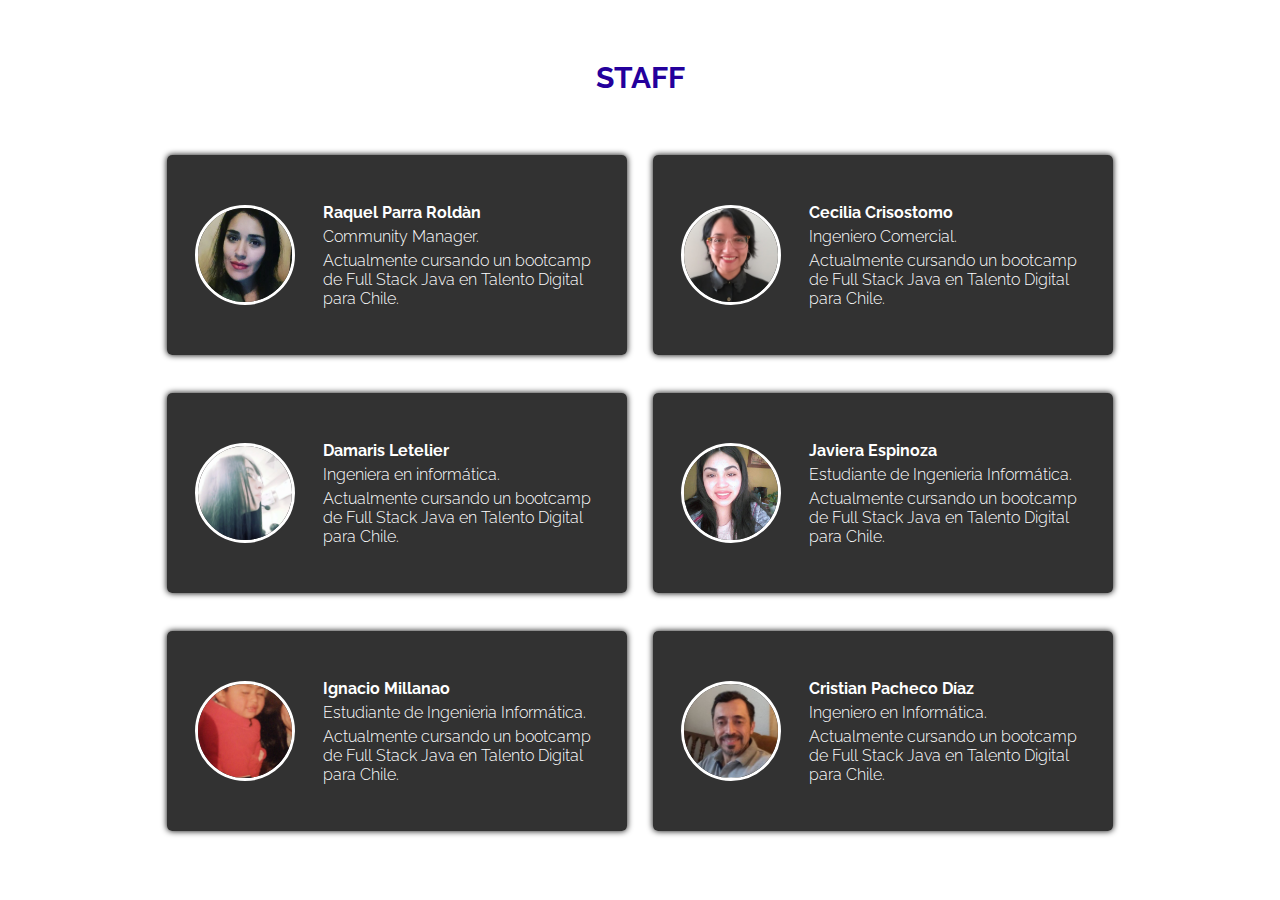
<file: paginas/equipo.html>
<!DOCTYPE html>
<html lang="es">

<head>
    <meta charset="UTF-8">
    <meta name="viewport" content="width=device-width, initial-scale=1.0">
    <meta http-equiv="X-UA-Compatible" content="ie=edge">
    <title>Digital y Marketing</title>
    <link rel="shortcut icon" href="../img/a1.png" type="image/x-icon">
    <link rel="stylesheet" href="../css/estilos.css">
    <style>
        @import url('https://fonts.googleapis.com/css2?family=Raleway&display=swap');
    </style>
    
</head>

<body>
    
    <main>
               
        <section>
            <div class="clientes contenedor">
                <h2 class="titulo">STAFF</h2>
                <div class="cards">
                    <div class="card">
                        <img src="../img/Raquel.jpg" alt="">
                        <div class="contenido-texto-cards">
                            <h4>Raquel Parra Roldàn</h4>
                            <p>Community Manager.</p>
                            <p>Actualmente cursando un bootcamp de Full Stack Java en Talento Digital para Chile.</p>
                        </div>
                    </div>
                    <div class="card">
                        <img src="../img/Ceci.jpg" alt="">
                        <div class="contenido-texto-cards">
                            <h4>Cecilia Crisostomo</h4>
                            <p>Ingeniero Comercial.</p>
                            <p>Actualmente cursando un bootcamp de Full Stack Java en Talento Digital para Chile.</p>
                        </div>
                    </div>
                </div><br><br>
                <div class="cards">
                    <div class="card">
                        <img src="../img/Damaris.jpg" alt="">
                        <div class="contenido-texto-cards">
                            <h4>Damaris Letelier</h4>
                            <p>Ingeniera en informática.</p>
                            <p>Actualmente cursando un bootcamp de Full Stack Java en Talento Digital para Chile. </p>
                       
                        </div>
                    </div>
                    <div class="card">
                        <img src="../img/Javi.jpg" alt="">
                        <div class="contenido-texto-cards">
                            <h4>Javiera Espinoza</h4>
                            <p>Estudiante de Ingenieria Informática.</p>
                            <p>Actualmente cursando un bootcamp de Full Stack Java en Talento Digital para Chile.</p>
                        </div>
                    </div>
                </div><br><br>
                <div class="cards">
                    <div class="card">
                        <img src="../img/Nacho.jpg" alt="">
                        <div class="contenido-texto-cards">
                            <h4>Ignacio Millanao</h4>
                            <p>Estudiante de Ingenieria Informática.</p>
                            <p>Actualmente cursando un bootcamp de Full Stack Java en Talento Digital para Chile.</p>
                        </div>
                    </div>
                    <div class="card">
                        <img src="../img/Cristian.jpg" alt="">
                        <div class="contenido-texto-cards">
                            <h4>Cristian Pacheco Díaz</h4>
                            <p>Ingeniero en Informática.</p>
                            <p>Actualmente cursando un bootcamp de Full Stack Java en Talento Digital para Chile. </p>
                        </div>
                    </div>
                </div>
            </div>
  
        </section>

    </main>

</body>

</html>
</file>
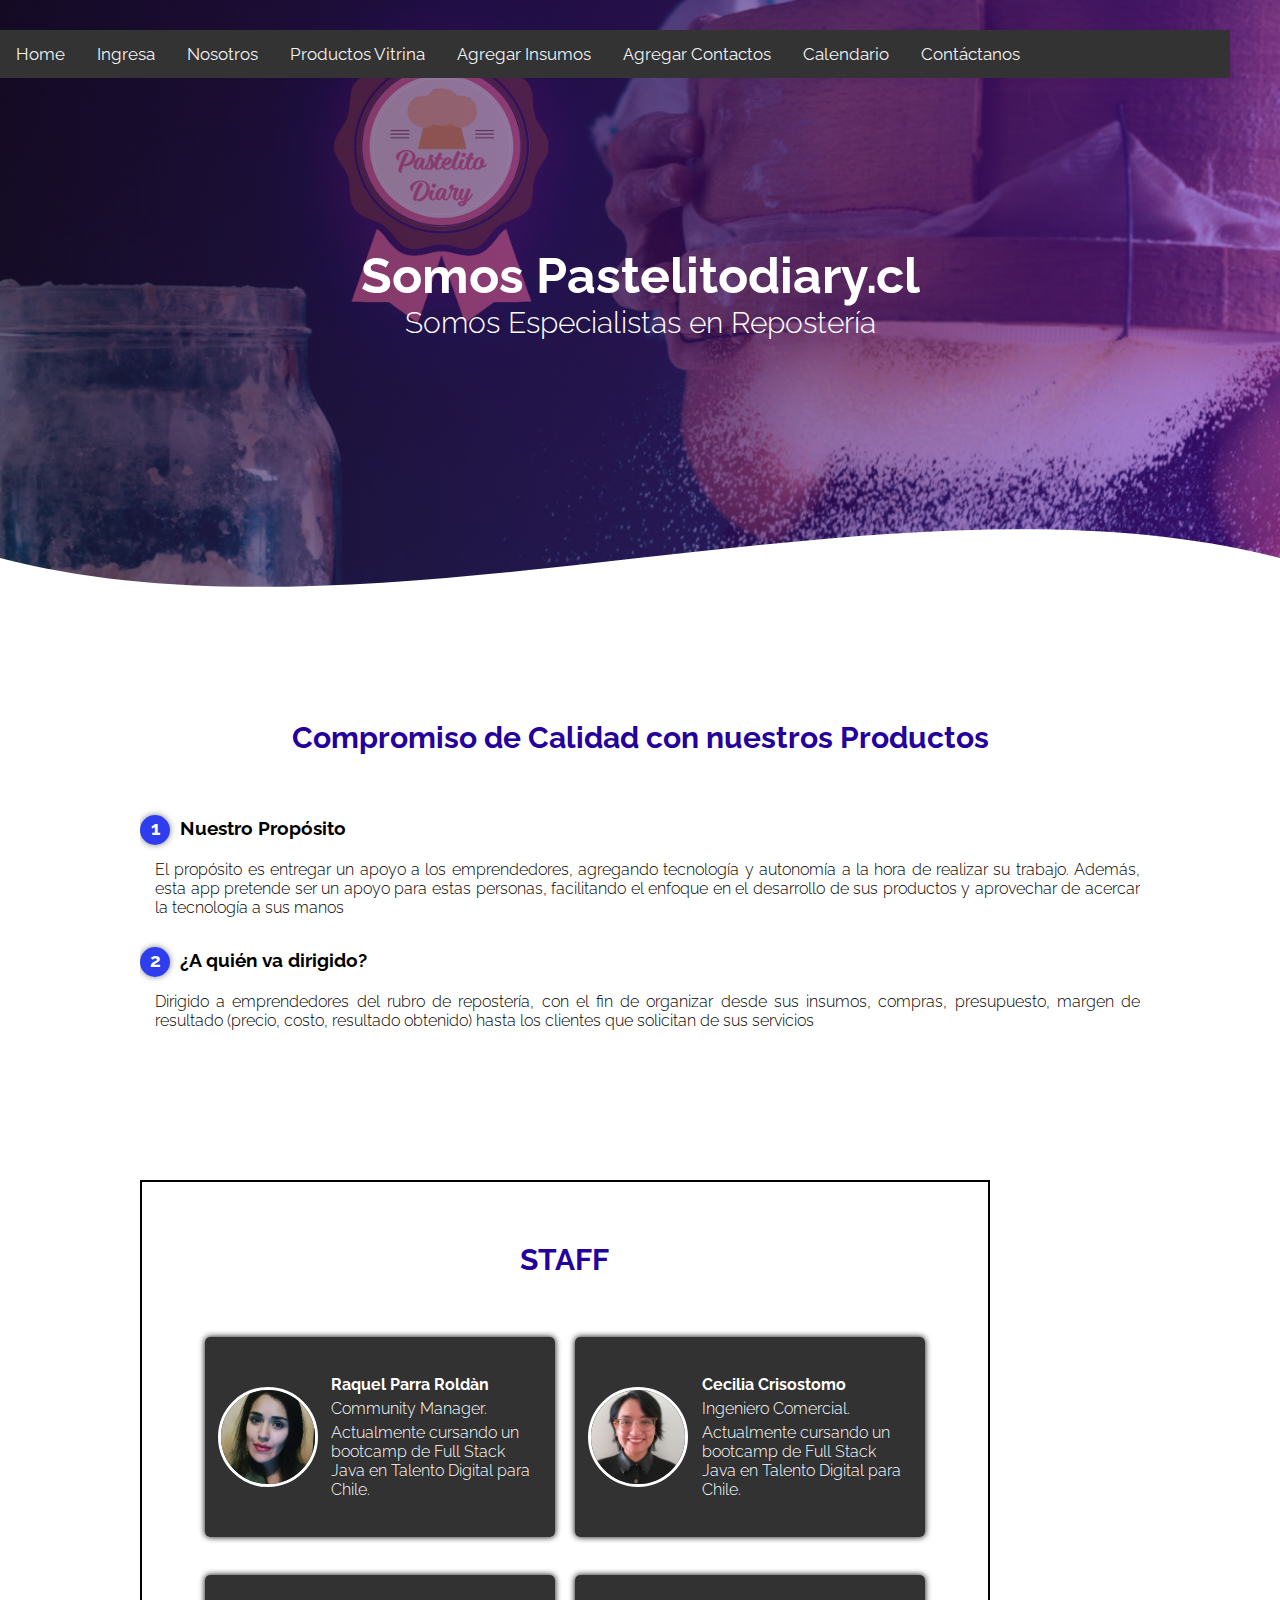
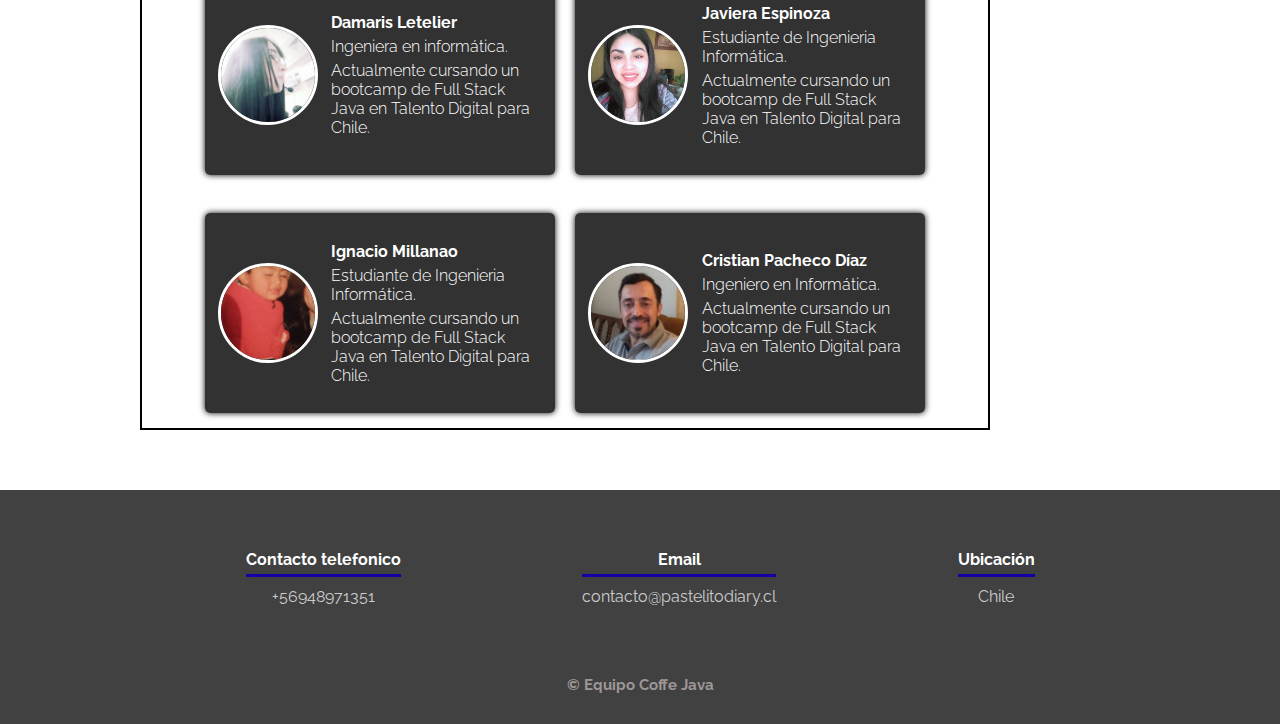
<file: paginas/nosotros.html>
<!DOCTYPE html>
<html lang="es">

<head>
    <meta charset="UTF-8">
    <meta name="viewport" content="width=device-width, initial-scale=1.0">
    <meta http-equiv="X-UA-Compatible" content="ie=edge">
    <title>Digital y Marketing</title>
    <link rel="shortcut icon" href="../img/a1.png" type="image/x-icon">
    <link rel="stylesheet" href="../css/estilos.css">
    <style>
        @import url('https://fonts.googleapis.com/css2?family=Raleway&display=swap');
    </style>
    <script src="../js/jquery-1.12.4.js"></script>
    <script src="../js/prueba.js"></script>
    <link rel="stylesheet" href="https://cdnjs.cloudflare.com/ajax/libs/font-awesome/4.7.0/css/font-awesome.min.css">
    <link rel="stylesheet" href="../css/styleMainv2.css">
    <script src="../js/mainJsv2.js"></script>
<!---->
<style>
    #datos{
        border:2px solid;
        overflow: scroll;
        width: 850px;
        height: 850px;
        align-content: center;
    }
</style>
     
<!---->
</head>

<body>
    <header>
        <nav>
            <div class="topnav" id="myTopnav">
                <a href="../index.html">Home</a>
                <a href="login.html">Ingresa</a>
                <a href="nosotros.html">Nosotros</a>
                <a href="productos.html">Productos Vitrina</a>
                <a href="insumos.html">Agregar Insumos</a>
                <a href="agregar.html">Agregar Contactos</a>            
                <a href="calendario.html">Calendario</a>
                <a href="#Contacto">Contáctanos</a>                            
                <a href="javascript:void(0);" class="icon" onclick="myFunction()">
                <i class="fa fa-bars"></i>
            </a>
            </div>
        </nav>

        <section class="textos-header">
            <h1>Somos Pastelitodiary.cl </h1>
            <h2>Somos Especialistas en Repostería</h2>
        </section>
        <div style="height: 150px; overflow: hidden;"><svg viewbox="0, 0, 500, 150" preserveaspectratio="none"
                style="height: 100%; width: 100%;">
                <path d="M0.00,49.98 C149.99,150.00 349.20,-49.98 500.00,49.98 L500.00,150.00 L0.00,150.00 Z"
                    style="stroke: none; fill: rgb(255, 255, 255);"></path>
            </svg></div>

    </header>
    <main>
        
        <section class="contenedor sobre nosotros">
            <h2 class="titulo"> </h2>
            <h2 class="titulo">Compromiso de Calidad con nuestros Productos</h2>
            <div class="contenedor-textos">
                <h3><span>1</span> Nuestro Propósito</h3>
                <p>El propósito es entregar un apoyo a los emprendedores, agregando tecnología y autonomía a la
                    hora de realizar su trabajo. Además, esta app pretende ser un apoyo para estas personas,
                    facilitando el enfoque en el desarrollo de sus productos y aprovechar de acercar la tecnología a
                    sus manos</p>
                <h3><span>2</span> ¿A quién va dirigido?</h3>
                <p>Dirigido a emprendedores del rubro de repostería, con el fin de organizar desde sus insumos,
                    compras, presupuesto, margen de resultado (precio, costo, resultado obtenido) hasta los clientes
                    que solicitan de sus servicios </p>
            </div>
        </section>
        <section>
            <div class="clientes contenedor">
               
                <div id="datos"></div>
            </div>
  
        </section>
      
        
    </main>



    <footer id="Contacto">
        <div class="contenedor-footer">
            <div class="content-foo">
                <h4>Contacto telefonico</h4>
                <p>+56948971351</p>
            </div>
            <div class="content-foo">
                <h4>Email</h4>
                <p>contacto@pastelitodiary.cl</p>
            </div>

            <div class="content-foo">
                <h4>Ubicación</h4>               
                <p>Chile</p>
            </div>

        </div>
        <h2 class="titulo-final"> &copy; Equipo Coffe Java </h2>
    </footer>
    

</body>


</html>
</file>
<file: css/estilos.css>
*{
    margin:0;
    padding:0;
    box-sizing: border-box;    
}

body{
    font-family: 'Raleway', sans-serif;
}
.contenedor{
    padding: 60px 0;
    width: 90%;
    max-width: 1000px;
    margin: auto;
    overflow:hidden ;
}

.titulo{
    color: #24009c ;
    font-size:30px;
    text-align: center;
    margin-bottom: 60px;
}

/* HEADER */
header{
    width: 100%;
    height: 600px;
    background:  linear-gradient(to right, #00248f91, hsla(34, 98%, 39%, 0.507)), url(../img/port.png);
        /* W3C, IE 10+/ Edge, Firefox 16+, Chrome 26+, Opera 12+, Safari 7+ */
    background: -webkit-linear-gradient(to right, hsl(275, 92%, 37%), #c34c14);  
        /* Chrome 10-25, Safari 5.1-6 */
    background: linear-gradient(to right, #240b3691, hsla(269, 81%, 42%, 0.507)), url(../img/port.png); 
        /* W3C, IE 10+/ Edge, Firefox 16+, Chrome 26+, Opera 12+, Safari 7+ */
    background-size: cover;
    background-attachment: fixed;
    position: relative;
}
nav{
    text-align: right;
    padding: 30px 50px 0 0;
}

nav > a{
    color: #fff;
    font-weight: 300;
    text-decoration: none;
    margin-right: 10px;
}
nav  a:hover{
    text-decoration: underline;
}

header .textos-header{
    display: flex;
    height: 430px;
    width: 100%;
    align-items: center;
    justify-content: center;
    flex-direction: column;
    text-align: center;
}

.textos-header h1{
    font-size: 50px;
    color: rgb(255, 255, 255);
}

.textos-header h2{
    font-size: 30px;
    font-weight: 300;
    color: #fff;
}

.wave {
    position: absolute;
    bottom: 0;
    width: 100%;
}

/*About us*/
main .sobre-nosotros{
    padding: 30px 0 60px 0;
}
.contener-sobre-nosotros{
    display: flex;
    justify-content: space-evenly;
}

.imagen-about-us {
    width: 48%;
}

.contener-sobre-nosotros .contenedor-textos{
    width: 48%;
}

.contenedor-textos h3{
    margin-bottom: 15px;
}

.contenedor-textos h3 span{
    background: #0316ebd3;
    color: #fff;
    border-radius: 50%;
    display: inline-block;
    text-align: center; 
    width: 30px;
    height: 30px;
    box-shadow: 0 0 6px 0 rgba(0, 0, 0, .5);
    padding: 2px;
    margin-right: 5px;
}

.contenedor-textos p{
    padding: 0px 0px 30px 15px;
    font-weight: 300;
    text-align: justify;
}

/*Galeria*/

.Portafolio{
    background: #ffffff;
}

.galeria-port{
    display: flex;
    justify-content: space-evenly;
    flex-wrap: wrap;
}

.imagen-port{
    width: 24%;
    margin-bottom: 10px;
    height: 150%;
    overflow: hidden;
    position: relative;
    cursor: pointer;
    box-shadow: 0 0 6px 0 rgba(0, 0, 0, .5);
}

.imagen-port > img{
    width: 100%;
    height: 100%;
    object-fit: cover;
    display: block;
}

.hover-galeria{
    position: absolute;
    width: 100%;
    height: 100%;
    top: 0;
    transform: scale(0);
    background: hsla(0, 0%, 18%, 0.748);
    transition: transform .5s;
    display: flex;
    justify-content: center;
    align-items: center;
    flex-direction: column;
}

.hover-galeria img{
    width: 50px;
    color: #fff;
}

.hover-galeria p{
    color: #fff;
}

.imagen-port:hover .hover-galeria{
    transform: scale(1);
}

/*Clientes*/

.cards{
    display: flex;
    justify-content: space-evenly;

}

.cards .card{
   background: #000000cd;
   display: flex;
   width: 46%;
   height: 200px;
   align-items: center;
   justify-content: space-evenly;
   border-radius: 5px;
   box-shadow: 0 0 6px 0 rgb(0, 0, 0);
}

/*.hover-galeria{
    position: absolute;
    width: 300%;
    height: 80%;
    top: 0;
    transform: scale(0);
    background: hsla(273, 80%, 27%, 0.7);
    transition: transform .5s;
    display: flex;
    justify-content: center;
    align-items: center;
    flex-direction: column;
}*/

.cards .card img{
    width: 100px;
    height: 100px;
    object-fit: cover;
    border: 3px solid #fff;
    border-radius: 50%;
    display: block;

}

.cards .card > .contenido-texto-cards{
    width: 60%;
    color: #fff;
}

.cards .card .contenido-texto-cards p{
    font-weight: 300;
    padding-top: 5px;
}

/*Nuestro Equipo*/

.about-services{
    background: #f2f2f2;
    padding-bottom: 30px;
    
}

.servicio-cont{
    display: flex;
    justify-content: space-between;
    align-items: center;
}

.servicio-ind{
    width: 20%;
    text-align: center;
}

.servicio-ind img{
    width: 90%;
}

.servicio-ind h3{
    margin: 10px 0;
}

.servicio-ind p{
    font-weight: 300;
    text-align: justify;
}

/* Footer*/

footer{
    background: #414141;
    padding: 60px 0 30px 0;
    margin: auto;
    overflow: hidden;
}

.contenedor-footer{
    display: flex;
    width: 90%;
    justify-content: space-evenly;
    margin: auto;
    padding-bottom: 50px;
    /*border-bottom: 1px solid #ccc;*/

}


.content-foo{
    text-align: center;
    
}

.content-foo h4{
    color: rgb(255, 255, 255);
    border-bottom: 3px solid #1300a5;
    padding-bottom: 5px;
    margin-bottom: 10px;
}

.content-foo p{
    color: #ccc;
}
.social-icons {
    margin-top:30px;
    text-align: center;
  }
  
  .social-icons ul {
    list-style: none;
    padding: 0;
    margin: 0;
    display: inline-block;
  }
  
  .social-icons ul li {
    float: left;
    margin-right: 8px;
  }
  
  .social-icons ul li:last-child {
    margin-right: 0;
  }
  
  .social-icons ul li a {
    color:#fff;
    background-color: #d9d9d9;
    height: 36px;
    width: 36px;
    line-height: 36px;
    display: block;
    font-size: 16px;
    opacity: 0.8;
  }
  
  .social-icons ul li a:hover {
    opacity: 1;
    -webkit-transform: scale(1.2);
    transform: scale(1.2);
  }

.titulo-final{
    text-align: center;
    font-size: 15px;
    margin: 20px 0 0 0;
    color: #9e9797;
}

/* RESPONSIVIDAD*/

@media screen and (max-width: 900px){
    header{
        background-position: center;
    }
    .contenedor-sobre-nosotros{
        flex-direction: column;
        justify-content: center;
        align-items: center;
    }
    .contener-sorbre-nosotros .contenedor-textos{
        width: 90%;
        justify-content: center;
        align-items: center;
    }
    .contenedor-sobre-nosotros >img{
        width: 90%;
    }

    /* GALERIA */

    .imagen-port{
        width: 44%;
    }

    /* CLIENTES */
    .cards{
        flex-direction: column;
        justify-content: center;
        align-items: center;   
    }
    .cards .card{
        width: 90%;
    }
    .cards .card:first-child{
        margin-bottom: 30px;
    }
    
    /* NUESTROS SERVICIOS */    
    .servicio-cont{
        justify-content: center;
        flex-direction: column;
    }
    .servicio-ind{
        width: 100%;
        text-align: center;
    }
    .servicio-ind:nth-child(1), .servicio-ind:nth-child(2){
        margin-bottom: 60px;
    }
    .servicio-ind img{
        width: 90%;
    }
}

@media screen and(max-width: 500px){
    nav{
        text-align: center;
        padding: 30px 0 0 0;
    }
    nav a{
        margin-right: 5px;
    }

   .textos-header h1{
        font-size: 35px;
    }
    .textos-header h2{
        font-size: 15px;
    }
    /* ABOUT US */

    .contenedor-sorbre-nosotros >img{
        margin-bottom: 60px;
        width: 99%;
    }
    .sobre-nosotros .contenido-texto{
        width: 95%;
    }


    /* Galeria */
    .imagen-port{
        width: 95%;
    }

    /* Clients */
    .cards .card{
        height: 400px;
        display: flex;
        flex-direction: column;
        align-items: center;
    }
    .cards .card img{
        width: 90px;
        height: 90px;
    }

     /* Footer */
     .contenedor-footer{
         flex-direction: column;
         border: none;
     }
     .content-foo{
         margin-bottom: 20px;
         text-align: center;
     }
     .content-foo h4{
         border: none;
     }
     .content-foo p{
         color: #ccc;
         border-bottom: 1px solid #f2f2f2;
         padding-bottom: 20px;
     }

    .titulo-final{
        font-size: 10px;
    }
}
</file>
<file: css/styleMainv2.css>
<style>
body {
  margin: 0;
  font-family: Arial, Helvetica, sans-serif;
}

.topnav {
  overflow: hidden;
  background-color: #333;
}

.topnav a {
  float: left;
  display: block;
  color: #f2f2f2;
  text-align: center;
  padding: 14px 16px;
  text-decoration: none;
  font-size: 17px;
}

.topnav a:hover {
  background-color: #ddd;
  color: black;
}

.topnav a.active {
  background-color: #4CAF50;
  color: white;
}

.topnav .icon {
  display: none;
}

@media screen and (max-width: 600px) {
  .topnav a:not(:first-child) {display: none;}
  .topnav a.icon {
    float: right;
    display: block;
  }
}

@media screen and (max-width: 600px) {
  .topnav.responsive {position: relative;}
  .topnav.responsive .icon {
    position: absolute;
    right: 0;
    top: 0;
  }
  .topnav.responsive a {
    float: none;
    display: block;
    text-align: left;
  }
}
</style>
</file>
